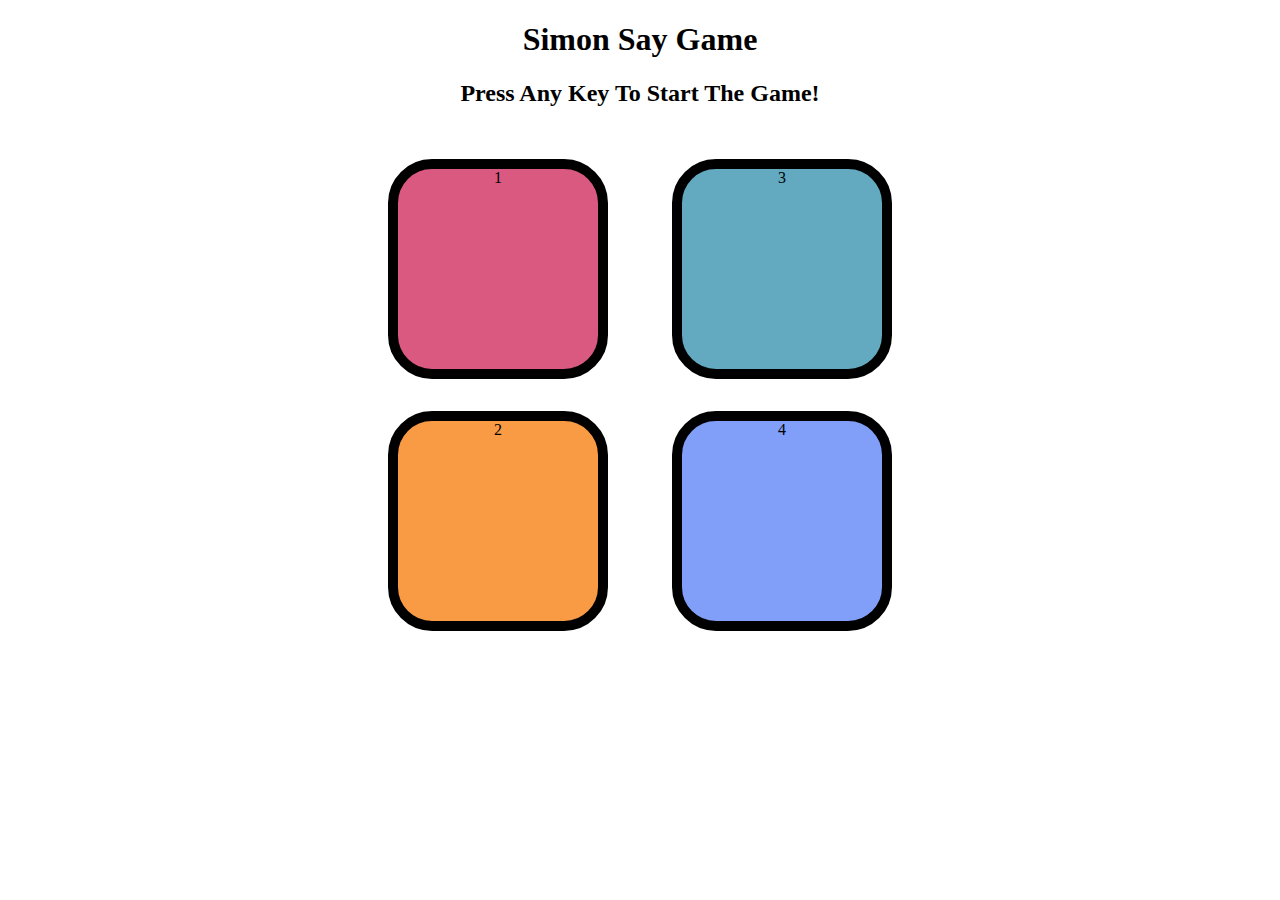
<file: Simon Game/index.html>
<!DOCTYPE html>
<html lang="en">
<head>
    <meta charset="UTF-8">
    <meta name="viewport" content="width=device-width, initial-scale=1.0">
    <title>Simon Say Game</title>
    <link rel="stylesheet" href="style.css">
</head>
<body>
    <h1> Simon Say Game </h1>
    <h2> Press Any Key To Start The Game! </h2>
    <div class="btn-container">
        <div class="line-one">
            <div class="btn red" type="button" id="red">1</div>
            <div class="btn yellow" type="button" id="yellow">2</div>
        </div>
        <div class="line-two">
            <div class="btn green" type="button" id="green">3</div>
            <div class="btn purple" type="button" id="purple">4</div>
        </div>
    </div>

    <script src="app.js"></script>
</body>
</html>
</file>
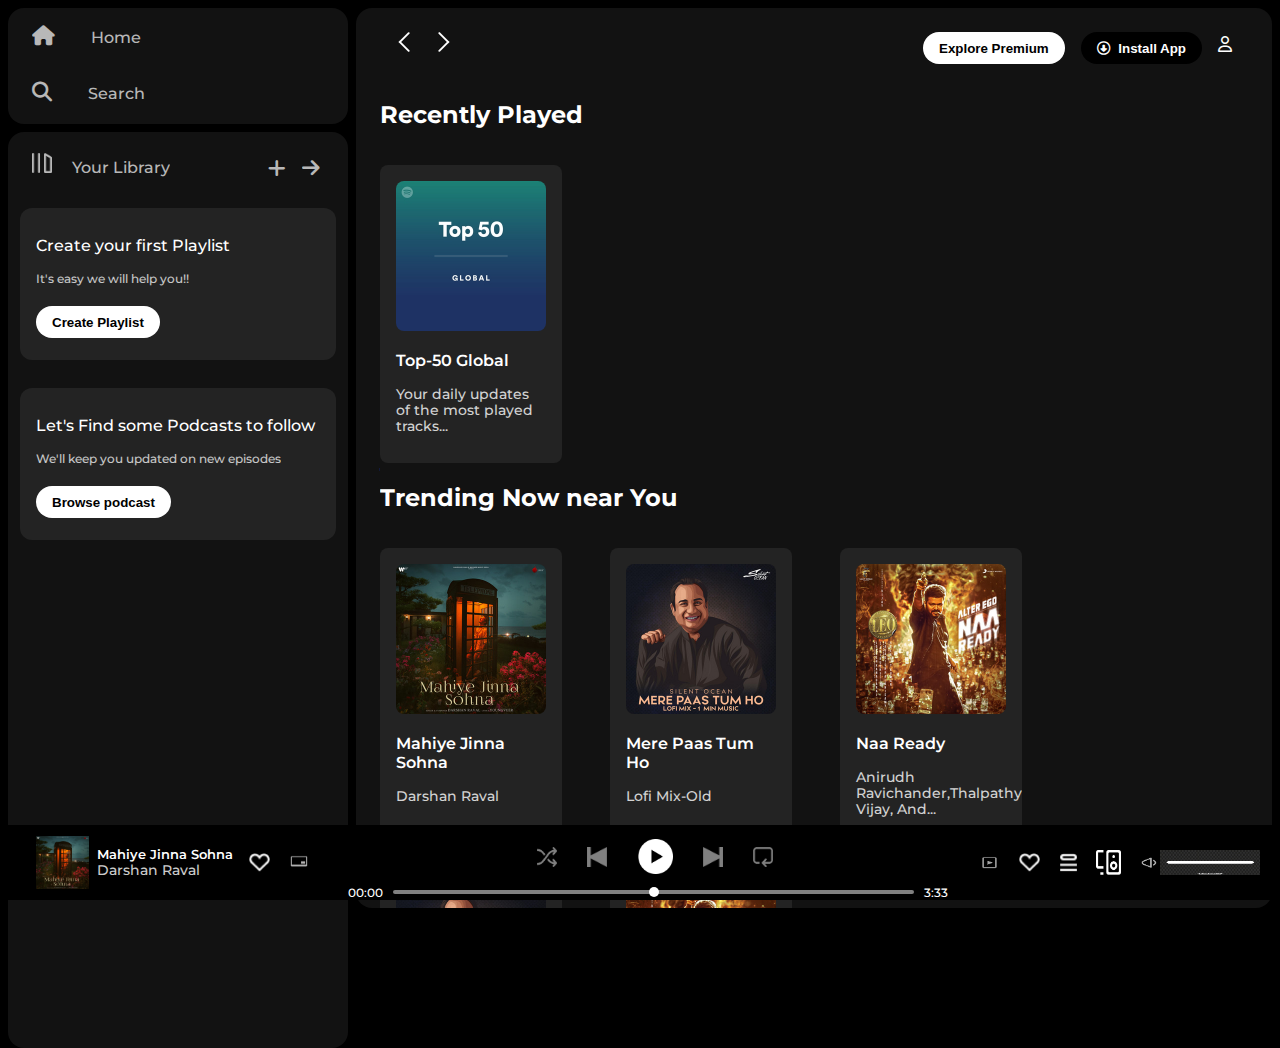
<file: Project CSS-Spotify Clone/spotify.html>
<!DOCTYPE html>
<html lang="en">
<head>
    <meta charset="UTF-8">
    <meta name="viewport" content="width=device-width, initial-scale=1.0">
    
    <link rel="stylesheet" href="https://cdnjs.cloudflare.com/ajax/libs/font-awesome/6.7.2/css/all.min.css" integrity="sha512-Evv84Mr4kqVGRNSgIGL/F/aIDqQb7xQ2vcrdIwxfjThSH8CSR7PBEakCr51Ck+w+/U6swU2Im1vVX0SVk9ABhg==" crossorigin="anonymous" referrerpolicy="no-referrer" />
    <link rel="icon" href="./Assets/logo.png">
    <title>Spotify Clone</title>
    <link rel="stylesheet" href="style.css">
    <link rel="preconnect" href="https://fonts.googleapis.com">
<link rel="preconnect" href="https://fonts.gstatic.com" crossorigin>
<link href="https://fonts.googleapis.com/css2?family=Montserrat:wght@100..900&display=swap" rel="stylesheet">
</head>
<body>
    <div class="main">
        <div class="sidebar">
            <div class="nav">
                <div class="nav-option">
                    <i class="fa-solid fa-house"></i>
                    <a href="#"> Home </a>
                </div>
                <div class="nav-option">
                    <i class="fa-solid fa-magnifying-glass"></i>
                    <a href="#"> Search </a>
                </div>
            </div>
            <div class="library">
                <div class="option">
                    <div class="lib-option nav-option">
                    <img src="./Assets/library_icon.png">
                    <a href="#"> Your Library </a>
                    
                </div>
                <div class="icons">
                    <i class="fa-solid fa-plus"></i>
                    <i class="fa-solid fa-arrow-right"></i>
                </div>
                </div>
                <div class="lib-box">
                    <div class="box">
                        <p class="box-p1"> Create your first Playlist</p>
                        <p class="box-p2"> It's easy we will help you!!</p>
                        <button class="badge"> Create Playlist</button>
                    </div>
                    <div class="box">
                        <p class="box-p1"> Let's Find some Podcasts to follow</p>
                        <p class="box-p2"> We'll keep you updated on new episodes</p>
                        <button class="badge"> Browse podcast</button>
                    </div>
                </div>
            </div>
        </div>
        <div class="main-content">
            <div class="sticky-nav">
                <div class="sticky-left-icons">
                    <img src="./Assets/backward_icon.png" alt="backward_icon">
                    <img src="./Assets/forward_icon.png" alt="forward_icon" class="hide">
                </div>
                
                <div class="sticky-right-icons">
                    <button class="badge hide"> Explore Premium</button>
                    <button class="badge dark-badge"><i class="fa-regular fa-circle-down" style="margin-right: 5px;"></i> Install App </button>
                    <i class="fa-regular fa-user"></i>
                </div>
                
            </div>

            
            <h2> Recently Played </h2>
            <div class="card-container">
                <div class="card">
                <img src="./Assets/card1img.jpeg" class="card-img">
                <p class="card-title"> Top-50 Global</p>
                <p class="card-info"> Your daily updates of the most played tracks...</p>
            </div></div>


            <h2> Trending Now near You </h2>
            <div class="card-container">
                <div class="card">
                <img src="./Assets/card2img.jpeg" class="card-img">
                <p class="card-title"> Mahiye Jinna Sohna</p>
                <p class="card-info"> Darshan Raval </p>
                </div>

                <div class="card">
                <img src="./Assets/card3img.jpeg" class="card-img">
                <p class="card-title"> Mere Paas Tum Ho</p>
                <p class="card-info"> Lofi Mix-Old </p>
                </div>

                <div class="card">
                <img src="./Assets/card4img.jpeg" class="card-img">
                <p class="card-title"> Naa Ready</p>
                <p class="card-info"> Anirudh Ravichander,Thalpathy Vijay, And... </p>
                </div>

                <div class="card">
                <img src="./Assets/card3img.jpeg" class="card-img">
                <p class="card-title"> Mere Paas Tum Ho</p>
                <p class="card-info"> Lofi Mix-Old </p>
                </div>

                <div class="card">
                <img src="./Assets/card4img.jpeg" class="card-img">
                <p class="card-title"> Naa Ready</p>
                <p class="card-info"> Anirudh Ravichander,Thalpathy Vijay, And... </p>
                </div>
        
            </div>

            <h2> Featured Charts </h2>
            <div class="card-container">
                <div class="card">
                <img src="./Assets/card5img.jpeg" class="card-img">
                <p class="card-title"> Top-Songs Global</p>
                <p class="card-info"> Your daily updates of the most played tracks...</p>
                </div>

                <div class="card">
                <img src="./Assets/card6img.jpeg" class="card-img">
                <p class="card-title"> Top-Songs India</p>
                <p class="card-info"> Your daily updates of the most played tracks...</p>
                </div>

                <div class="card">
                <img src="./Assets/card1img.jpeg" class="card-img">
                <p class="card-title"> Top-50 Global</p>
                <p class="card-info"> Your daily updates of the most played tracks...</p>
                </div>

            </div>
            <div class="footer">
                <div class="line"></div>

            </div>
        </div>
        <div class="music-content">

            <div class="left">
                <img src="./Assets/card2img.jpeg" alt="#" class="left-img">
                <div class="song-name">
                <p class="music-title"> Mahiye Jinna Sohna</p>
                <p class="music-info"> Darshan Raval </p>
                </div>
                <img src="./Homework Assets/album_icon1.png" class="music-icon" >
                <img src="./Homework Assets/album_icon2.png" class="music-icon" >
            </div>

             <div class="player">
                <div class="player-controls">
                <img src="./Assets/player_icon1.png" class="music-icon1" >
                <img src="./Assets/player_icon2.png" class="music-icon1" >
                <img src="./Assets/player_icon3.png" class="music-icon2"  >
                <img src="./Assets/player_icon4.png" class="music-icon1" >
                <img src="./Assets/player_icon5.png" class="music-icon1" >
                </div>
                <div class="playback-bar">
                    <span class="curr-time">00:00</span>
                    <input type="range" min="0" max="100" class="progress-bar">
                    <spna class="tot-time">3:33</span>
                </div>

                
            </div>

            <div class="right">
                <img src="./Homework Assets/controls_icon1.png" class="music-icon" >
                <img src="./Homework Assets/album_icon1.png" class="music-icon" >
                <img src="./Homework Assets/controls_icon3.png" class="music-icon" >
                <img src="./Homework Assets/controls_icon4.png" class="music-icon" >
                <img src="./Homework Assets/controls_icon5.png" class="music-icon" >
                <img src="line.jpg" style="height: 25px; width: 100px;" >
            </div>
        </div>
    </div>
</body>
</html>
</file>
<file: Simon Game/style.css>
body{
    text-align: center;
}

.btn{
    height: 200px;
    width: 200px;
    border-radius: 20%;
    border: 10px solid black;
    margin: 2rem;
}

.btn-container{
    display: flex;
    justify-content: center;
}

.red{
    background-color: #d95980;
}

.yellow{
    background-color: #f99b45;
}

.green{
    background-color: #63aac0;
}

.purple{
    background-color: #819ff9;
}

.flash{
    background-color: white;
}
</file>
<file: Project CSS-Spotify Clone/style.css>
body{
    font-family: "Montserrat", sans-serif;
    font-weight: 500;
    margin: 0;
    background-color: black;
    color: white;
    overflow: hidden;
}

.main{
    display: flex;
    height: 100vh;
    padding: 0.5rem;
}

.sidebar{
    background-color: black;
    width: 340px;
    margin-right: 0.5rem;
}

.main-content{
    background-color: #121212;
    flex: 1;
    border-radius: 1rem;/*1rem=16px*/
    overflow: scroll;
    padding: 0 1.5rem 0 1.5rem;
}

.music-content{
    background-color: black;
    position: fixed;
    bottom: 0;
    width: 100%;
    height: 75px;

    display: flex;           /* Use flexbox */
  justify-content: space-between; /* Spread parts evenly */
  align-items: center;     /* Vertically center content */
  padding: 0 20px;         /* Optional horizontal padding */
  box-sizing: border-box;  

}

a{
    text-decoration: none;
    color: white;
}

.nav{
    background-color: #121212;
    border-radius: 1rem;/*1rem=16px*/
    display: flex;
    flex-direction: column;
    justify-content: center;
    height: 100px;
    padding: 0.5rem 0.75rem;
}

.nav-option{
    line-height: 2.5rem;
    opacity: 0.7;
    padding: 0.5rem 0.75rem;
}

.nav-option:hover{
    opacity: 1;
}

.nav-option i{
    font-size: 1.25rem;
}

.nav-option a{
    font-size: 1rem;
    margin-left: 1rem;
}



.library{
    background-color: #121212;
    border-radius: 1rem;/*1rem=16px*/
    height: 100%;
    margin-top: 0.5rem;
    padding: 0.5rem 0.75rem;
  
 
   
}

.option{
    display: flex;
    justify-content: space-between;
    align-items: center;
}

.lib-option img{
    height: 1.25rem;
    width: 1.25rem;
}

.icons{
    font-size: 1.25rem;
    display: flex;
}

.icons i{
    opacity: 0.7;
    margin-right: 1rem;
}

.icons:hover{
    opacity: 1;
}

.box{
    
    background-color: #232323;
    height: 8rem;
    border-radius: 0.75rem;
    margin: 0.75rem 0 1.75rem 0;
    padding: 0.75rem 1rem;
}

.box-p1{
    font-size: 1rem;
    font-weight: 500;
}

.box-p2{
    font-size: 0.75rem;
    opacity: 0.75;
}

.badge{
    background-color: white;
    border: none;
    border-radius: 100px;
    padding: 0.25rem 1rem;
    font-weight: 700;
    margin-top: 0.5rem;
    height: 2rem;
    width: fit-content;
}

.dark-badge{
    background-color: black;
    color: white;
}
.sticky-nav{
    position: sticky;
    top: 0;
    background-color: #121212;
    display: flex;
    justify-content: space-between;
    align-items: center;
    padding: 1rem 0 1rem 0;
    z-index: 10;
}

.sticky-left-icons img{
    margin-left: 0.75rem;
    
}

.sticky-right-icons{
    display: flex;
    justify-content: center;
    align-items: center;
  
}

.sticky-right-icons button,i{
    margin-right: 1rem;
}

@media(max-width:1000px){
    .hide{
        display: none;
    }
}

.card{
    background-color: #232323;
    width: 150px;
    border-radius: 0.5rem;
    padding: 1rem;
    margin-right: 3rem;
    margin-top: 1rem;
}

.card-container{
    display: flex;
    flex-wrap: wrap;

}

.card-img{
    width: 100%;
    border-radius: 0.5rem;
}

.card-title{
    font-weight: 600;
}

.card-info{
    font-size: 0.85rem;
    opacity: 0.8;
    
}

.footer{
    height: 300px;
    display: flex;
    align-items: center;
    justify-content: center;
}

.line{
    width: 90%;
    height: 50%;
    border-top: 1px solid white;
    opacity: 0.4;
}


.left{
    flex: 1;
    display: flex;
    padding: 0.5rem;
    align-items: center; 
    font-size: smaller;
    justify-content: flex-start;
}

.left-img{
    height: 3.3rem;
    width: 3.3rem;
    margin-right: 0.5rem;
}

.music-title{
    font-weight: 600;
    margin: 0;
}

.music-info{
    font-size: 0.85rem;
    opacity: 0.8;
    margin: 0;
}

.music-icon{
    height: 25px;
    width: 25px;
    margin-left: 0.9rem;
}

.right{
    flex: 1; 
    display: flex;
    padding: 0.5rem;
    align-items: center; 
    font-size: smaller;
    justify-content: flex-end;
}

.player{
    width: 600px;
}

.playback-bar {
    display: flex;
    align-items: center;
    gap: 0.5rem;
    margin-top: 0.5rem;
    height: 20px; /* Optional: restrict total bar height */
}

.progress-bar {
    height: 4px;          /* Make the slider thin */
    width: 100%;          /* Let it stretch */
    -webkit-appearance: none; /* Remove default styling for Chrome/Safari */
    background: gray;
    border-radius: 4px;
}

/* Customizing the thumb (slider knob) */
.progress-bar::-webkit-slider-thumb {
    -webkit-appearance: none;
    height: 10px;
    width: 10px;
    background: white;
    border-radius: 50%;
    cursor: pointer;
}

.progress-bar::-moz-range-thumb {
    height: 10px;
    width: 10px;
    background: white;
    border-radius: 50%;
    cursor: pointer;
}

.player-controls{
    margin-top: 1rem;
    display: flex;
    gap: 1rem; /* or try 10px, 0.5rem etc. */
    opacity: 1;
    justify-content: center; /* optional: center icons */
    align-items: center;    
}

.progress-bar{
    width: 90%;
    
    font-weight: 100;
   
}
.music-icon1{
    height: 20px;
    width: 20px;
    margin-left: 0.9rem;
    opacity: 0.5;
}
.music-icon2{
    height: 35px;
    width: 35px;
    margin-left: 0.9rem;
}
.play-button:hover{
    height: 40px;
    width: 40px;
    opacity: 1;
}

.curr-time,
.tot-time {
    font-size: 0.75rem;
}
</file>
